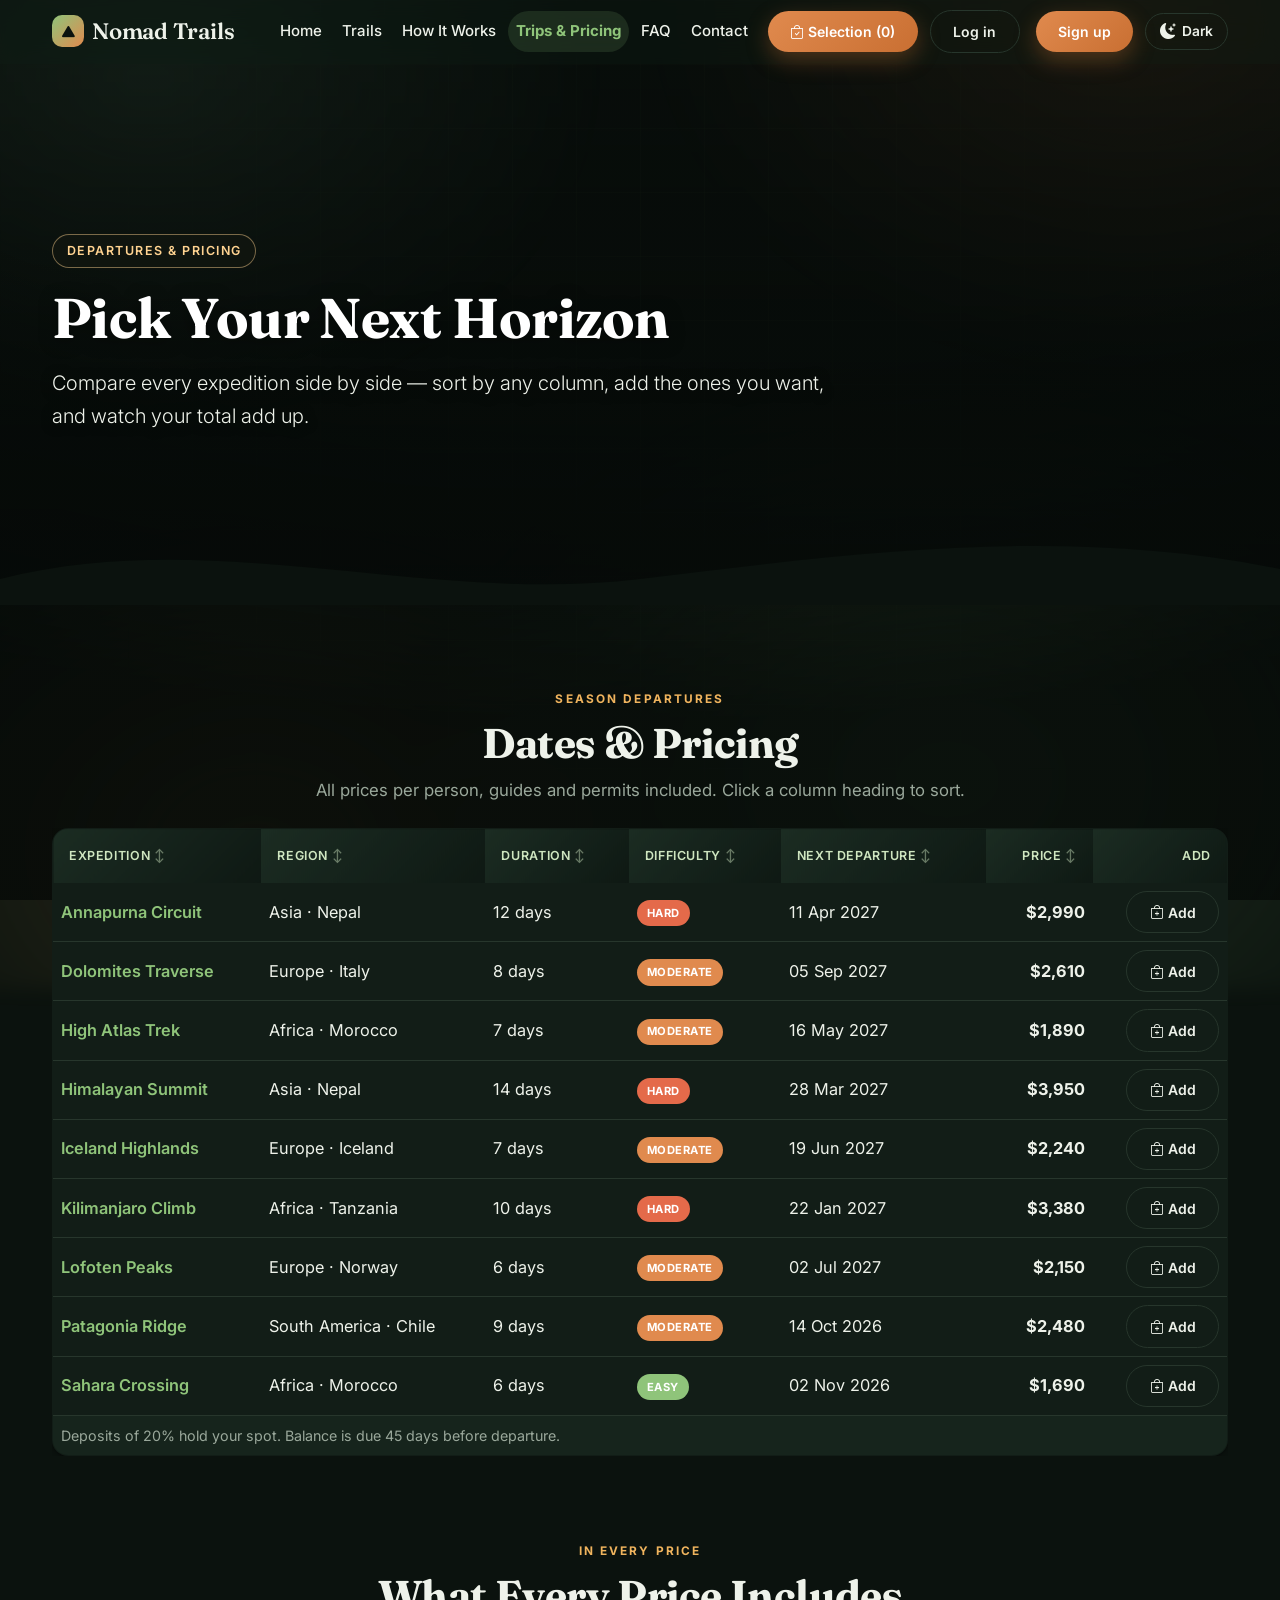
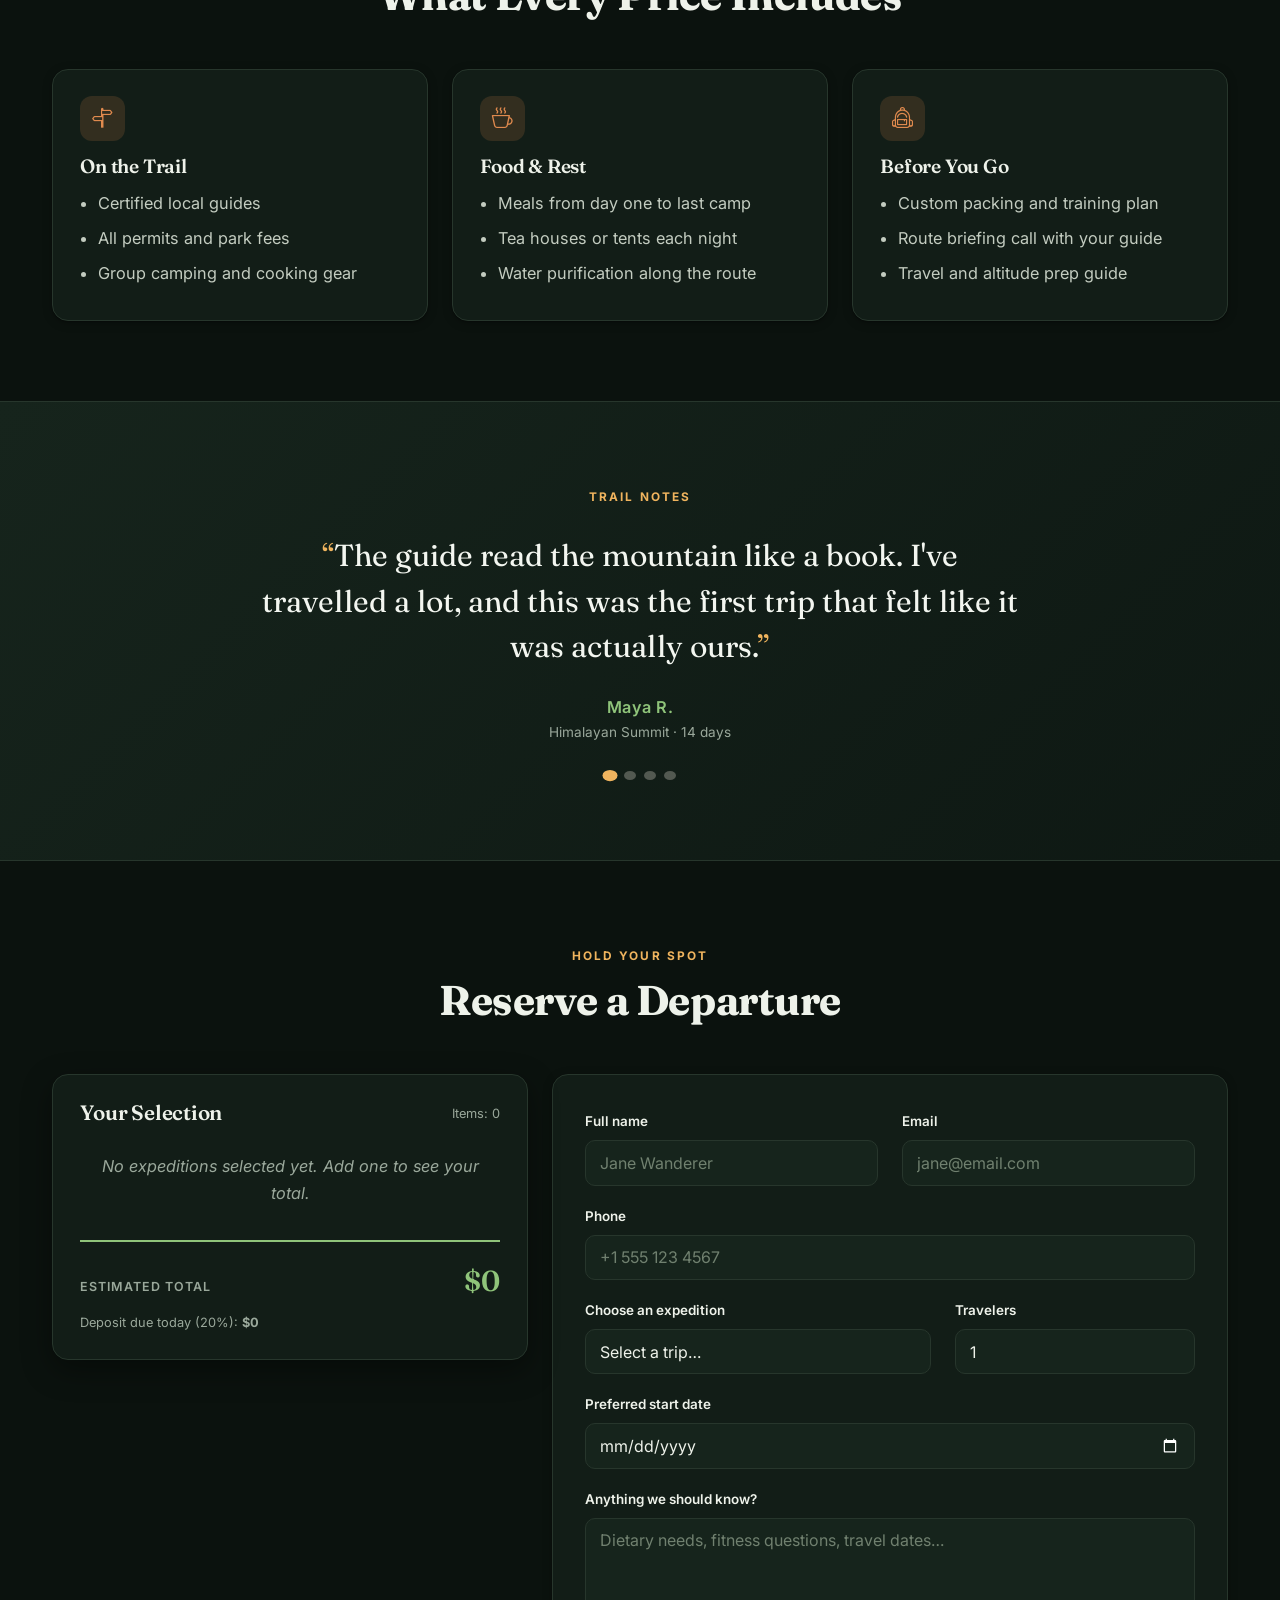
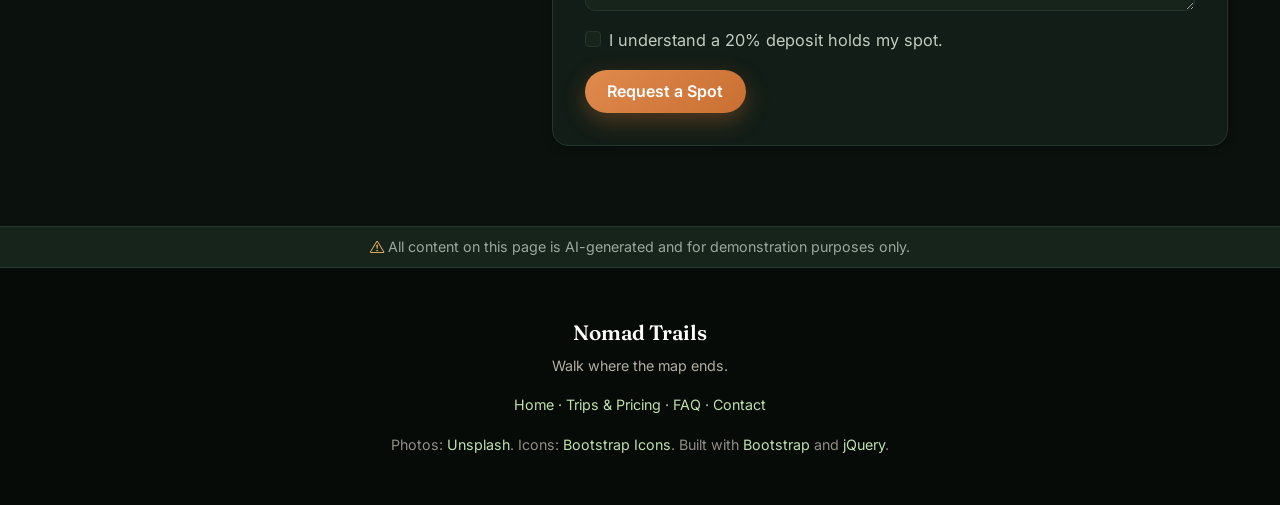
<file: trips.html>
<!DOCTYPE html>
<html lang="en">
<head>
  <meta charset="UTF-8">
  <meta name="viewport" content="width=device-width, initial-scale=1.0">
  <meta name="description" content="Compare every Nomad Trails expedition side by side — dates, difficulty, duration and price — then reserve your departure.">
  <title>Trips &amp; Pricing — Nomad Trails</title>
  <link rel="preconnect" href="https://fonts.googleapis.com">
  <link rel="preconnect" href="https://fonts.gstatic.com" crossorigin>
  <link href="https://fonts.googleapis.com/css2?family=Fraunces:opsz,wght@9..144,500;9..144,600&family=Inter:wght@400;500;600;700&display=swap" rel="stylesheet">
  <link href="https://cdn.jsdelivr.net/npm/bootstrap@5.3.3/dist/css/bootstrap.min.css" rel="stylesheet">
  <link href="https://cdn.jsdelivr.net/npm/bootstrap-icons@1.11.3/font/bootstrap-icons.min.css" rel="stylesheet">
  <link rel="stylesheet" href="css/style.css">
  <script>
    (function () {
      try {
        var t = localStorage.getItem("nomadTheme") || "dark";
        document.documentElement.setAttribute("data-theme", t);
      } catch (e) {
        document.documentElement.setAttribute("data-theme", "dark");
      }
    })();
  </script>
</head>
<body>

  <div class="bg-aurora" aria-hidden="true"></div>
  <div class="bg-grid" aria-hidden="true"></div>
  <div class="bg-stars" id="bgStars" aria-hidden="true"></div>

  <a class="skip-link" href="#main">Skip to content</a>

  <nav class="navbar navbar-expand-lg site-nav sticky-top" aria-label="Main navigation">
    <div class="container">
      <a class="navbar-brand brand-heading" href="index.html">
        <span class="brand-mark" aria-hidden="true"><i class="bi bi-triangle-fill"></i></span> Nomad Trails
      </a>
      <button class="navbar-toggler" type="button" data-bs-toggle="collapse" data-bs-target="#mainNav"
              aria-controls="mainNav" aria-expanded="false" aria-label="Toggle navigation">
        <span class="navbar-toggler-icon"></span>
      </button>
      <div class="collapse navbar-collapse" id="mainNav">
        <ul class="navbar-nav ms-auto align-items-lg-center gap-lg-1">
          <li class="nav-item"><a class="nav-link" href="index.html">Home</a></li>
          <li class="nav-item"><a class="nav-link" href="index.html#trails">Trails</a></li>
          <li class="nav-item"><a class="nav-link" href="index.html#steps">How It Works</a></li>
          <li class="nav-item"><a class="nav-link active" aria-current="page" href="trips.html">Trips &amp; Pricing</a></li>
          <li class="nav-item"><a class="nav-link" href="index.html#faq">FAQ</a></li>
          <li class="nav-item"><a class="nav-link" href="index.html#contact">Contact</a></li>
          <li class="nav-item ms-lg-2">
            <a class="btn btn-clay btn-sm" href="#reserve" aria-label="View your selection">
              <i class="bi bi-bag-check" aria-hidden="true"></i> Selection (<span data-cart-count>0</span>)
            </a>
          </li>
          <li class="nav-item ms-lg-2 d-flex align-items-center gap-2" data-auth-slot></li>
          <li class="nav-item ms-lg-2">
            <button type="button" class="theme-toggle" aria-pressed="false">
              <i class="ti bi bi-moon-stars-fill" aria-hidden="true"></i><span class="tl">Dark</span>
            </button>
          </li>
        </ul>
      </div>
    </div>
  </nav>

  <header class="trips-hero d-flex align-items-center">
    <div class="container">
      <div class="row">
        <div class="col-lg-8">
          <span class="eyebrow hero-anim">Departures &amp; pricing</span>
          <h1 class="display-4 fw-bold mb-3 hero-anim">Pick Your Next Horizon</h1>
          <p class="lead mb-0 hero-anim">Compare every expedition side by side — sort by any column, add the ones you want, and watch your total add up.</p>
        </div>
      </div>
    </div>
  </header>

  <main id="main">

  <section class="section">
    <div class="container">
      <div class="text-center mb-4">
        <span class="section-label">Season departures</span>
        <h2 class="trails-heading fw-bold mt-2">Dates &amp; Pricing</h2>
        <p class="lead-muted">All prices per person, guides and permits included. Click a column heading to sort.</p>
      </div>

      <div class="table-responsive">
        <table class="table trips-table align-middle mb-0">
          <caption class="visually-hidden">Expeditions with region, duration, difficulty, next departure and price. Column headings are sortable.</caption>
          <thead>
            <tr>
              <th scope="col" class="sortable" data-key="name">Expedition</th>
              <th scope="col" class="sortable" data-key="region">Region</th>
              <th scope="col" class="sortable" data-key="days">Duration</th>
              <th scope="col" class="sortable" data-key="difficulty">Difficulty</th>
              <th scope="col" class="sortable" data-key="depart">Next Departure</th>
              <th scope="col" class="sortable text-end" data-key="price">Price</th>
              <th scope="col" class="text-end">Add</th>
            </tr>
          </thead>
          <tbody id="tripsBody"></tbody>
          <tfoot>
            <tr>
              <td colspan="7" class="small">
                Deposits of 20% hold your spot. Balance is due 45 days before departure.
              </td>
            </tr>
          </tfoot>
        </table>
      </div>
    </div>
  </section>

  <section class="section pt-0">
    <div class="container">
      <div class="text-center mb-5">
        <span class="section-label">In every price</span>
        <h2 class="trails-heading fw-bold mt-2">What Every Price Includes</h2>
      </div>
      <div class="row g-4">
        <div class="col-md-4">
          <div class="include-card reveal">
            <span class="inc-icon" aria-hidden="true"><i class="bi bi-signpost-split"></i></span>
            <h3>On the Trail</h3>
            <ul>
              <li>Certified local guides</li>
              <li>All permits and park fees</li>
              <li>Group camping and cooking gear</li>
            </ul>
          </div>
        </div>
        <div class="col-md-4">
          <div class="include-card reveal">
            <span class="inc-icon" aria-hidden="true"><i class="bi bi-cup-hot"></i></span>
            <h3>Food &amp; Rest</h3>
            <ul>
              <li>Meals from day one to last camp</li>
              <li>Tea houses or tents each night</li>
              <li>Water purification along the route</li>
            </ul>
          </div>
        </div>
        <div class="col-md-4">
          <div class="include-card reveal">
            <span class="inc-icon" aria-hidden="true"><i class="bi bi-backpack2"></i></span>
            <h3>Before You Go</h3>
            <ul>
              <li>Custom packing and training plan</li>
              <li>Route briefing call with your guide</li>
              <li>Travel and altitude prep guide</li>
            </ul>
          </div>
        </div>
      </div>
    </div>
  </section>

  <section class="testimonial-section section">
    <div class="container">
      <div class="text-center mb-4">
        <span class="section-label" style="color:var(--amber);">Trail notes</span>
      </div>
      <div class="testimonial" id="testimonial">
        <p class="t-quote" id="tQuote">Booking was the easy part. By the time we reached the trailhead everything just worked, and we could focus on the walking.</p>
        <p class="t-who mb-0" id="tWho">Daniel K.</p>
        <p class="t-trip" id="tTrip">Dolomites Traverse · 8 days</p>
        <div class="t-dots" id="tDots" role="tablist" aria-label="Testimonials"></div>
      </div>
    </div>
  </section>

  <section id="reserve" class="section">
    <div class="container">
      <div class="text-center mb-5">
        <span class="section-label">Hold your spot</span>
        <h2 class="trails-heading fw-bold mt-2">Reserve a Departure</h2>
      </div>
      <div class="row g-4 align-items-start justify-content-center">

        <div class="col-lg-5">
          <div class="booking-panel reveal">
            <div class="d-flex justify-content-between align-items-center mb-2">
              <h3 class="mb-0">Your Selection</h3>
              <span class="cart-note">Items: <span data-cart-count>0</span></span>
            </div>
            <ul class="cart-list" id="cartList" aria-live="polite"></ul>
            <div class="cart-total">
              <span class="ct-label">Estimated total</span>
              <span class="ct-value" id="cartTotal">$0</span>
            </div>
            <p class="cart-note mt-2 mb-0">Deposit due today (20%): <strong id="depositAmount">$0</strong></p>
          </div>
        </div>

        <div class="col-lg-7">
          <div class="card-surface">
            <form id="reserveForm" data-validate novalidate
                  data-success="Request received — we'll confirm availability and email your deposit link.">
              <div class="form-success mb-3" id="reserveSuccess" role="status" aria-live="polite"></div>

              <div class="row">
                <div class="col-md-6 mb-3">
                  <label for="fullName" class="form-label">Full name</label>
                  <input type="text" class="form-control" id="fullName"
                         data-rule="name" data-required data-label="Full name" placeholder="Jane Wanderer">
                </div>
                <div class="col-md-6 mb-3">
                  <label for="email" class="form-label">Email</label>
                  <input type="email" class="form-control" id="email"
                         data-rule="email" data-required data-label="Email" placeholder="jane@email.com">
                </div>
              </div>

              <div class="mb-3">
                <label for="phone" class="form-label">Phone</label>
                <input type="tel" class="form-control" id="phone"
                       data-rule="phone" data-required data-label="Phone" placeholder="+1 555 123 4567">
              </div>

              <div class="row">
                <div class="col-sm-7 mb-3">
                  <label for="resTrip" class="form-label">Choose an expedition</label>
                  <select class="form-select" id="resTrip" data-required data-label="Expedition">
                    <option value="">Select a trip…</option>
                  </select>
                </div>
                <div class="col-sm-5 mb-3">
                  <label for="travelers" class="form-label">Travelers</label>
                  <input type="number" class="form-control" id="travelers" min="1" max="12" value="1"
                         data-rule="number" data-required data-label="Travelers">
                </div>
              </div>

              <div class="mb-3">
                <label for="departDate" class="form-label">Preferred start date</label>
                <input type="date" class="form-control" id="departDate"
                       data-rule="date" data-required data-label="Start date">
              </div>

              <div class="mb-3">
                <label for="notes" class="form-label">Anything we should know?</label>
                <textarea class="form-control" id="notes" rows="3"
                          placeholder="Dietary needs, fitness questions, travel dates…"></textarea>
              </div>

              <div class="mb-3 form-check">
                <input type="checkbox" class="form-check-input" id="agree" data-required data-label="Agreement">
                <label class="form-check-label" for="agree">I understand a 20% deposit holds my spot.</label>
              </div>

              <button type="submit" class="btn btn-clay">Request a Spot</button>
            </form>
          </div>
        </div>
      </div>
    </div>
  </section>

  </main>

  <div class="disclaimer-bar text-center py-2 small">
    <i class="bi bi-exclamation-triangle" aria-hidden="true"></i> All content on this page is AI-generated and for demonstration purposes only.
  </div>

  <footer class="site-footer text-center py-5">
    <div class="container">
      <p class="mb-1 brand-heading" style="color:#fff;font-size:1.3rem;">Nomad Trails</p>
      <p class="mb-3 small" style="color:rgba(236,229,214,0.75);">Walk where the map ends.</p>
      <p class="mb-3 small">
        <a href="index.html">Home</a> ·
        <a href="trips.html">Trips &amp; Pricing</a> ·
        <a href="index.html#faq">FAQ</a> ·
        <a href="index.html#contact">Contact</a>
      </p>
      <p class="mb-0 small" style="color:rgba(236,229,214,0.6);">Photos: <a href="https://unsplash.com">Unsplash</a>. Icons: <a href="https://icons.getbootstrap.com">Bootstrap Icons</a>. Built with <a href="https://getbootstrap.com">Bootstrap</a> and <a href="https://jquery.com">jQuery</a>.</p>
    </div>
  </footer>

  <script src="https://cdn.jsdelivr.net/npm/bootstrap@5.3.3/dist/js/bootstrap.bundle.min.js"></script>
  <script src="https://code.jquery.com/jquery-3.7.1.min.js"></script>
  <script src="js/app.js"></script>
  <script src="js/forms.js"></script>
  <script src="js/effects.js"></script>
  <script src="js/theme.js"></script>
  <script src="js/auth.js"></script>
  <script>
    document.addEventListener("DOMContentLoaded", function () {
      var dep = document.getElementById("depositAmount");
      function update(total) {
        if (dep) dep.textContent = "$" + Math.round(total * 0.2).toLocaleString("en-US");
      }
      document.addEventListener("cart:change", function (e) { update(e.detail.total); });
      if (window.NomadTrails) update(window.NomadTrails.cartTotal());
    });
  </script>
</body>
</html>
</file>
<file: css/style.css>
:root {
  --radius: 16px;
  --radius-sm: 10px;
  --radius-pill: 999px;
  --ease: cubic-bezier(0.22, 0.61, 0.36, 1);
  --sans: "Inter", system-ui, -apple-system, "Segoe UI", Arial, sans-serif;
  --display: "Fraunces", Georgia, "Times New Roman", serif;
}

:root,
[data-theme="dark"] {
  color-scheme: dark;
  --forest: #7fb98f;
  --forest-dark: #0e1813;
  --moss: #8fc47a;
  --moss-soft: #bfe0ad;
  --sand: #ece5d6;
  --sand-soft: #1a2620;
  --paper: #0b120e;
  --clay: #e08a4e;
  --clay-dark: #c96f32;
  --amber: #f0b45e;
  --ink: #eef2ea;
  --text-soft: #c3ccc0;
  --muted: #9aa89b;
  --line: #27362c;
  --surface: #121d17;
  --surface-2: #16241c;
  --surface-3: #1b2c22;
  --danger: #ef6a5c;
  --success: #6fcf8a;
  --on-accent: #0b120e;
  --vignette: rgba(5, 9, 7, 0.75);
  --hero-overlay-a: rgba(6, 10, 8, 0.6);
  --hero-overlay-b: rgba(6, 10, 8, 0.9);
  --hero-wave: %230b120e;
  --nav-bg: rgba(11, 18, 14, 0.72);
  --nav-bg-scroll: rgba(11, 18, 14, 0.92);
  --tag-bg: rgba(11, 18, 14, 0.82);
  --card-overlay: rgba(6, 10, 8, 0.7);
  --footer-bg: #070b08;
  --placeholder: #70806f;
  --dot-idle: rgba(236, 229, 214, 0.25);
  --quote-ink: #f3f6f0;
  --outline-btn-border: rgba(236, 229, 214, 0.5);
  --outline-btn-hover: rgba(236, 229, 214, 0.12);
  --shadow-sm: 0 1px 2px rgba(0, 0, 0, 0.3), 0 2px 10px rgba(0, 0, 0, 0.25);
  --shadow-md: 0 10px 30px rgba(0, 0, 0, 0.4);
  --shadow-lg: 0 26px 70px rgba(0, 0, 0, 0.55);
  --aurora-1: rgba(123, 185, 143, 0.22);
  --aurora-2: rgba(224, 138, 78, 0.18);
  --aurora-3: rgba(143, 196, 122, 0.16);
  --aurora-4: rgba(240, 180, 94, 0.12);
}

[data-theme="light"] {
  color-scheme: light;
  --forest: #2b4536;
  --forest-dark: #1d3026;
  --moss: #5a8a49;
  --moss-soft: #4e7d3f;
  --sand: #2b4536;
  --sand-soft: #eef3e8;
  --paper: #f7f5ee;
  --clay: #c96f32;
  --clay-dark: #a9541f;
  --amber: #b47512;
  --ink: #1f2a22;
  --text-soft: #41463b;
  --muted: #6f6a5c;
  --line: #e0dac9;
  --surface: #ffffff;
  --surface-2: #f4f1e8;
  --surface-3: #ece7d9;
  --danger: #b23b2e;
  --success: #3b7a4b;
  --on-accent: #ffffff;
  --vignette: rgba(120, 110, 80, 0.12);
  --hero-overlay-a: rgba(16, 24, 19, 0.6);
  --hero-overlay-b: rgba(16, 24, 19, 0.86);
  --hero-wave: %23f7f5ee;
  --nav-bg: rgba(247, 245, 238, 0.8);
  --nav-bg-scroll: rgba(247, 245, 238, 0.96);
  --tag-bg: rgba(247, 245, 238, 0.92);
  --card-overlay: rgba(20, 30, 24, 0.4);
  --footer-bg: #1d3026;
  --placeholder: #9a9487;
  --dot-idle: rgba(255, 255, 255, 0.4);
  --quote-ink: #ffffff;
  --outline-btn-border: rgba(255, 255, 255, 0.7);
  --outline-btn-hover: rgba(255, 255, 255, 0.18);
  --shadow-sm: 0 1px 2px rgba(31, 42, 34, 0.06), 0 2px 10px rgba(31, 42, 34, 0.08);
  --shadow-md: 0 10px 30px rgba(31, 42, 34, 0.12);
  --shadow-lg: 0 24px 60px rgba(31, 42, 34, 0.2);
  --aurora-1: rgba(90, 138, 73, 0.14);
  --aurora-2: rgba(201, 111, 50, 0.12);
  --aurora-3: rgba(123, 160, 106, 0.12);
  --aurora-4: rgba(180, 117, 18, 0.08);
}

body { transition: background-color 0.3s var(--ease), color 0.3s var(--ease); }

* { box-sizing: border-box; }

html { scroll-behavior: smooth; }

body {
  font-family: var(--sans);
  color: var(--ink);
  font-size: 1.02rem;
  line-height: 1.65;
  background-color: var(--paper);
  position: relative;
  overflow-x: hidden;
}

.bg-aurora {
  position: fixed;
  inset: -20% -10% -10% -10%;
  z-index: -3;
  background:
    radial-gradient(42% 42% at 18% 22%, var(--aurora-1), transparent 70%),
    radial-gradient(45% 45% at 82% 16%, var(--aurora-2), transparent 70%),
    radial-gradient(50% 50% at 70% 82%, var(--aurora-3), transparent 70%),
    radial-gradient(40% 40% at 25% 88%, var(--aurora-4), transparent 70%);
  filter: blur(10px);
  animation: auroraDrift 26s ease-in-out infinite alternate;
}

.bg-grid {
  position: fixed;
  inset: 0;
  z-index: -3;
  background-image:
    linear-gradient(rgba(143, 196, 122, 0.05) 1px, transparent 1px),
    linear-gradient(90deg, rgba(143, 196, 122, 0.05) 1px, transparent 1px);
  background-size: 64px 64px;
  mask-image: radial-gradient(circle at 50% 30%, #000 0%, transparent 75%);
  -webkit-mask-image: radial-gradient(circle at 50% 30%, #000 0%, transparent 75%);
}

.bg-stars {
  position: fixed;
  inset: 0;
  z-index: -2;
  overflow: hidden;
  pointer-events: none;
}
.bg-stars span {
  position: absolute;
  bottom: -12px;
  width: 6px; height: 6px;
  border-radius: 50%;
  background: radial-gradient(circle, var(--moss-soft), rgba(143, 196, 122, 0));
  opacity: 0;
  animation: floatUp linear infinite;
}

body::after {
  content: "";
  position: fixed;
  inset: 0;
  z-index: -1;
  background: radial-gradient(130% 90% at 50% -10%, transparent 55%, var(--vignette) 100%);
  pointer-events: none;
}

h1, h2, h3, .brand-heading, .display-3, .display-4 {
  font-family: var(--display);
  font-weight: 600;
  letter-spacing: -0.01em;
  color: var(--ink);
}

p { color: var(--text-soft); }

:focus-visible {
  outline: 3px solid var(--amber);
  outline-offset: 3px;
  border-radius: 6px;
}

.skip-link {
  position: absolute;
  left: -999px;
  top: 0;
  z-index: 2000;
  background: var(--clay);
  color: #10140f;
  padding: 0.6rem 1rem;
  border-radius: 0 0 var(--radius-sm) 0;
  font-family: var(--sans);
  font-weight: 600;
}
.skip-link:focus { left: 0; }

.visually-hidden {
  position: absolute !important;
  width: 1px; height: 1px;
  padding: 0; margin: -1px;
  overflow: hidden;
  clip: rect(0 0 0 0);
  white-space: nowrap; border: 0;
}

@media (prefers-reduced-motion: reduce) {
  *, *::before, *::after {
    animation-duration: 0.001ms !important;
    animation-iteration-count: 1 !important;
    transition-duration: 0.001ms !important;
    scroll-behavior: auto !important;
  }
  .bg-aurora { animation: none; }
  .bg-stars { display: none; }
}

.brand-heading { color: var(--ink); }

.section-label {
  display: inline-block;
  font-family: var(--sans);
  text-transform: uppercase;
  letter-spacing: 0.18em;
  font-size: 0.74rem;
  color: var(--amber);
  font-weight: 700;
}

.eyebrow {
  display: inline-flex;
  align-items: center;
  gap: 0.5rem;
  font-family: var(--sans);
  font-size: 0.78rem;
  font-weight: 600;
  letter-spacing: 0.12em;
  text-transform: uppercase;
  color: var(--amber);
  background: rgba(240, 180, 94, 0.14);
  border: 1px solid rgba(240, 180, 94, 0.25);
  padding: 0.35rem 0.85rem;
  border-radius: var(--radius-pill);
  margin-bottom: 1rem;
}

.trails-heading { font-size: clamp(1.8rem, 4vw, 2.6rem); color: var(--ink); }

.lead-muted { color: var(--muted); font-size: 1.05rem; }

.site-nav {
  background: var(--nav-bg);
  backdrop-filter: saturate(140%) blur(14px);
  border-bottom: 1px solid transparent;
  transition: box-shadow 0.3s var(--ease), background 0.3s var(--ease), border-color 0.3s var(--ease);
}
.site-nav.nav-scrolled {
  box-shadow: var(--shadow-sm);
  background: var(--nav-bg-scroll);
  border-bottom-color: var(--line);
}
.navbar-brand.brand-heading {
  font-size: 1.4rem;
  font-weight: 600;
  display: inline-flex;
  align-items: center;
  gap: 0.5rem;
  color: var(--ink);
}
.navbar-brand .brand-mark {
  display: inline-grid;
  place-items: center;
  width: 2rem; height: 2rem;
  border-radius: 10px;
  background: linear-gradient(135deg, var(--moss), var(--clay));
  color: #0b120e;
  font-size: 1rem;
}
.theme-toggle {
  display: inline-flex;
  align-items: center;
  gap: 0.4rem;
  background: transparent;
  border: 1.5px solid var(--line);
  color: var(--ink);
  border-radius: var(--radius-pill);
  padding: 0.4rem 0.85rem;
  font-family: var(--sans);
  font-size: 0.86rem;
  font-weight: 600;
  cursor: pointer;
  transition: background 0.2s var(--ease), border-color 0.2s var(--ease), color 0.2s var(--ease);
}
.theme-toggle:hover { background: var(--surface-2); border-color: var(--moss); }
.theme-toggle .ti { font-size: 1rem; line-height: 1; }

.site-nav .nav-link {
  position: relative;
  color: var(--ink);
  font-family: var(--sans);
  font-size: 0.94rem;
  font-weight: 500;
  padding: 0.5rem 0.85rem;
  border-radius: var(--radius-pill);
  transition: color 0.2s var(--ease), background 0.2s var(--ease);
}
.site-nav .nav-link:hover,
.site-nav .nav-link:focus { color: var(--amber); background: rgba(240, 180, 94, 0.12); }
.site-nav .nav-link.active { color: var(--moss); font-weight: 700; background: rgba(143, 196, 122, 0.14); }

.btn {
  font-family: var(--sans);
  font-weight: 600;
  border-radius: var(--radius-pill);
  padding: 0.6rem 1.4rem;
}
.btn-lg { padding: 0.8rem 1.8rem; }

.btn-clay {
  position: relative;
  overflow: hidden;
  background: linear-gradient(135deg, var(--clay), var(--clay-dark));
  color: #fff;
  border: none;
  box-shadow: 0 8px 22px rgba(201, 111, 50, 0.35);
  transition: transform 0.18s var(--ease), box-shadow 0.2s var(--ease), filter 0.2s var(--ease);
}
.btn-clay::before {
  content: "";
  position: absolute;
  top: 0; left: -120%;
  width: 60%; height: 100%;
  background: linear-gradient(120deg, transparent, rgba(255, 255, 255, 0.45), transparent);
  transform: skewX(-20deg);
  transition: left 0.55s var(--ease);
}
.btn-clay:hover, .btn-clay:focus {
  color: #fff;
  filter: brightness(1.06);
  transform: translateY(-2px);
  box-shadow: 0 14px 30px rgba(201, 111, 50, 0.45);
}
.btn-clay:hover::before { left: 140%; }
.btn-clay:active { transform: translateY(0); }

.btn-forest {
  background: var(--moss);
  color: var(--on-accent);
  border: none;
  transition: transform 0.18s var(--ease), filter 0.2s var(--ease);
}
.btn-forest:hover, .btn-forest:focus { filter: brightness(1.08); color: var(--on-accent); transform: translateY(-2px); }

.btn-outline-light {
  border-radius: var(--radius-pill);
  border-width: 1.5px;
  color: #fff;
  border-color: var(--outline-btn-border);
  transition: transform 0.18s var(--ease), background 0.2s var(--ease);
}
.btn-outline-light:hover { transform: translateY(-2px); background: var(--outline-btn-hover); color: #fff; }

.btn-ghost {
  position: relative;
  overflow: hidden;
  background: transparent;
  border: 1.5px solid var(--line);
  color: var(--ink);
  font-family: var(--sans);
  font-weight: 600;
  transition: background 0.2s var(--ease), color 0.2s var(--ease), border-color 0.2s var(--ease), transform 0.18s var(--ease);
}
.btn-ghost:hover,
.btn-ghost.is-active {
  background: var(--moss);
  border-color: var(--moss);
  color: var(--on-accent);
  transform: translateY(-1px);
}

.ripple {
  position: absolute;
  border-radius: 50%;
  background: rgba(255, 255, 255, 0.4);
  transform: scale(0);
  animation: ripple 0.6s var(--ease);
  pointer-events: none;
}
.btn-ghost .ripple { background: rgba(143, 196, 122, 0.3); }

.expedition-hero {
  background: linear-gradient(var(--hero-overlay-a), var(--hero-overlay-b)),
              url("https://images.unsplash.com/photo-1454496522488-7a8e488e8606?w=1600&h=900&fit=crop") center/cover no-repeat;
  min-height: 92vh;
  color: #ece5d6;
  padding: 6rem 0;
  position: relative;
}
.trips-hero {
  background: linear-gradient(var(--hero-overlay-a), var(--hero-overlay-b)),
              url("https://images.unsplash.com/photo-1476514525535-07fb3b4ae5f1?w=1600&h=900&fit=crop") center/cover no-repeat;
  min-height: 62vh;
  color: #ece5d6;
  padding: 5rem 0;
  position: relative;
}
.expedition-hero h1, .trips-hero h1 { color: #fff; text-shadow: 0 2px 18px rgba(0, 0, 0, 0.45); }
.expedition-hero p, .trips-hero p { color: #eef2ea; text-shadow: 0 1px 12px rgba(0, 0, 0, 0.5); }
.expedition-hero .eyebrow, .trips-hero .eyebrow {
  color: #ffd391;
  background: rgba(20, 24, 18, 0.55);
  border: 1px solid rgba(255, 211, 145, 0.45);
  text-shadow: none;
}
.expedition-hero::after,
.trips-hero::after {
  content: "";
  position: absolute;
  left: 0; right: 0; bottom: -1px;
  height: 90px;
  background: url("data:image/svg+xml,%3Csvg xmlns='http://www.w3.org/2000/svg' viewBox='0 0 1440 90' preserveAspectRatio='none'%3E%3Cpath fill='%230b120e' d='M0,64 C240,10 480,90 720,64 C960,38 1200,10 1440,54 L1440,90 L0,90 Z'/%3E%3C/svg%3E") center/cover no-repeat;
}
[data-theme="light"] .expedition-hero::after,
[data-theme="light"] .trips-hero::after {
  background: url("data:image/svg+xml,%3Csvg xmlns='http://www.w3.org/2000/svg' viewBox='0 0 1440 90' preserveAspectRatio='none'%3E%3Cpath fill='%23f7f5ee' d='M0,64 C240,10 480,90 720,64 C960,38 1200,10 1440,54 L1440,90 L0,90 Z'/%3E%3C/svg%3E") center/cover no-repeat;
}
.hero-badges {
  display: flex;
  flex-wrap: wrap;
  gap: 0.5rem 1.4rem;
  margin-top: 1.75rem;
  font-family: var(--sans);
  font-size: 0.9rem;
  color: #d9efc9;
  text-shadow: 0 1px 10px rgba(0, 0, 0, 0.55);
}
.hero-badges span { display: inline-flex; align-items: center; gap: 0.45rem; }
.hero-badges i { color: #9fd486; }
.hero-anim { opacity: 0; transform: translateY(24px); }

.section { padding: 5rem 0; position: relative; }

.stat-strip {
  background: linear-gradient(135deg, var(--surface-2), var(--forest-dark));
  color: var(--sand);
  border-top: 1px solid var(--line);
  border-bottom: 1px solid var(--line);
}
.stat-strip .stat-num {
  font-family: var(--display);
  font-size: 2.6rem;
  font-weight: 600;
  color: var(--moss);
  line-height: 1;
}
.stat-strip .stat-label {
  font-family: var(--sans);
  font-size: 0.8rem;
  letter-spacing: 0.1em;
  text-transform: uppercase;
  color: var(--muted);
}

.feature-chip {
  display: flex;
  gap: 0.9rem;
  align-items: flex-start;
  background: var(--surface);
  border: 1px solid var(--line);
  border-radius: var(--radius);
  padding: 1.3rem 1.4rem;
  height: 100%;
  box-shadow: var(--shadow-sm);
  transition: transform 0.25s var(--ease), box-shadow 0.25s var(--ease), border-color 0.25s var(--ease);
}
.feature-chip:hover { transform: translateY(-4px); box-shadow: var(--shadow-md); border-color: var(--moss); }
.feature-chip .fc-icon {
  flex: 0 0 auto;
  width: 2.8rem; height: 2.8rem;
  display: grid;
  place-items: center;
  border-radius: 12px;
  font-size: 1.3rem;
  background: rgba(143, 196, 122, 0.14);
}
.feature-chip h3 { font-size: 1.1rem; margin-bottom: 0.25rem; color: var(--ink); }
.feature-chip p { font-size: 0.92rem; color: var(--muted); margin: 0; }

.controls-bar {
  background: var(--surface);
  border: 1px solid var(--line);
  border-radius: var(--radius);
  padding: 1.25rem 1.3rem;
  box-shadow: var(--shadow-sm);
}
.controls-bar label {
  font-family: var(--sans);
  font-size: 0.74rem;
  text-transform: uppercase;
  letter-spacing: 0.08em;
  color: var(--muted);
  margin-bottom: 0.3rem;
  font-weight: 600;
}
.controls-bar .form-control,
.controls-bar .form-select { border-radius: var(--radius-pill); padding-left: 1rem; }
.filter-group { display: flex; flex-wrap: wrap; gap: 0.45rem; }
.filter-group .btn { padding: 0.4rem 1rem; font-size: 0.86rem; }

.result-count {
  font-family: var(--sans);
  font-size: 0.85rem;
  color: var(--muted);
  font-weight: 600;
}

.trails-grid {
  display: grid;
  grid-template-columns: 1fr;
  gap: 1.5rem;
  perspective: 1200px;
}

.trail-card {
  background: var(--surface);
  border: 1px solid var(--line);
  border-radius: var(--radius);
  overflow: hidden;
  box-shadow: var(--shadow-sm);
  display: flex;
  flex-direction: column;
  transform-style: preserve-3d;
  transition: transform 0.2s var(--ease), box-shadow 0.25s var(--ease), border-color 0.25s var(--ease);
}
.trail-card:hover,
.trail-card:focus-within {
  box-shadow: var(--shadow-lg);
  border-color: var(--moss);
}
.trail-card .img-wrap { position: relative; overflow: hidden; }
.trail-card img {
  width: 100%;
  height: 210px;
  object-fit: cover;
  display: block;
  transition: transform 0.55s var(--ease);
}
.trail-card:hover img { transform: scale(1.08); }
.trail-card .img-wrap::after {
  content: "";
  position: absolute;
  inset: 0;
  background: linear-gradient(180deg, transparent 40%, var(--card-overlay));
}
.trail-card .region-tag {
  position: absolute;
  top: 0.75rem; left: 0.75rem;
  z-index: 1;
  background: var(--tag-bg);
  color: var(--moss);
  border: 1px solid var(--line);
  font-family: var(--sans);
  font-size: 0.72rem;
  font-weight: 600;
  letter-spacing: 0.04em;
  padding: 0.25rem 0.7rem;
  border-radius: var(--radius-pill);
}
.trail-card .trail-body {
  padding: 1.3rem 1.4rem;
  display: flex;
  flex-direction: column;
  flex: 1 1 auto;
}
.trail-card h3 { font-size: 1.25rem; color: var(--ink); margin-bottom: 0.45rem; }
.trail-card p { color: var(--muted); margin-bottom: 1rem; font-size: 0.95rem; }
.trail-card .trail-meta {
  display: flex;
  justify-content: space-between;
  align-items: center;
  margin-bottom: 1rem;
  gap: 0.5rem;
  flex-wrap: wrap;
}
.trail-card .price-tag {
  font-family: var(--display);
  font-weight: 600;
  color: var(--moss);
  font-size: 1.3rem;
}
.trail-card .price-tag small { font-family: var(--sans); font-weight: 500; color: var(--muted); font-size: 0.7rem; }
.duration {
  display: inline-block;
  background: var(--surface-3);
  color: var(--moss-soft);
  font-family: var(--sans);
  font-size: 0.72rem;
  font-weight: 600;
  letter-spacing: 0.03em;
  padding: 0.28rem 0.7rem;
  border-radius: var(--radius-pill);
}

.empty-state {
  text-align: center;
  padding: 3.5rem 1rem;
  color: var(--muted);
  border: 2px dashed var(--line);
  border-radius: var(--radius);
  background: var(--surface);
}
.empty-state .emoji { font-size: 2.6rem; display: block; margin-bottom: 0.5rem; }

.badge-diff {
  display: inline-block;
  font-family: var(--sans);
  font-size: 0.7rem;
  font-weight: 700;
  letter-spacing: 0.04em;
  text-transform: uppercase;
  padding: 0.24rem 0.65rem;
  border-radius: var(--radius-pill);
  color: #fff;
}
.diff-easy { background: var(--moss); }
.diff-mod  { background: var(--clay); }
.diff-hard { background: #e46a4a; }

.step-list { counter-reset: step; list-style: none; padding-left: 0; }
.step-list li {
  position: relative;
  padding-left: 3.4rem;
  margin-bottom: 1.4rem;
  color: var(--text-soft);
}
.step-list li::before {
  counter-increment: step;
  content: counter(step);
  position: absolute;
  left: 0; top: -0.15rem;
  width: 2.4rem; height: 2.4rem;
  background: linear-gradient(135deg, var(--clay), var(--clay-dark));
  color: #fff;
  font-family: var(--display);
  font-weight: 600;
  border-radius: 50%;
  display: grid;
  place-items: center;
  box-shadow: var(--shadow-sm);
}

.trips-table {
  background: var(--surface);
  border-radius: var(--radius);
  overflow: hidden;
  box-shadow: var(--shadow-sm);
  border: 1px solid var(--line);
  color: var(--ink);
}
.trips-table thead th {
  background: linear-gradient(135deg, #1b2c22, #0e1813);
  color: #cfe6c0;
  font-family: var(--sans);
  font-size: 0.78rem;
  font-weight: 600;
  letter-spacing: 0.05em;
  text-transform: uppercase;
  border: none;
  white-space: nowrap;
  cursor: pointer;
  user-select: none;
  padding: 1rem;
}
.trips-table thead th.sortable::after { content: " \2195"; opacity: 0.45; font-size: 0.8rem; }
.trips-table thead th.sort-asc::after { content: " \2191"; opacity: 1; }
.trips-table thead th.sort-desc::after { content: " \2193"; opacity: 1; }
.trips-table tbody td, .trips-table tbody th { background: var(--surface); color: var(--ink); border-color: var(--line); }
.trips-table th[scope="row"] { color: var(--moss); font-weight: 600; }
.trips-table tbody tr { transition: background 0.2s var(--ease); }
.trips-table tbody tr:hover td, .trips-table tbody tr:hover th { background: var(--surface-2); }
.trips-table tfoot td { background: var(--surface-2); color: var(--muted); border-color: var(--line); }

.booking-panel {
  background: var(--surface);
  border: 1px solid var(--line);
  border-radius: var(--radius);
  box-shadow: var(--shadow-md);
  padding: 1.6rem 1.7rem;
  position: sticky;
  top: 90px;
}
.booking-panel h3 { color: var(--ink); font-size: 1.3rem; }

.cart-list { list-style: none; padding: 0; margin: 0; }
.cart-item {
  display: flex;
  align-items: center;
  justify-content: space-between;
  gap: 0.75rem;
  padding: 0.8rem 0;
  border-bottom: 1px solid var(--line);
  animation: cartIn 0.3s var(--ease);
}
.cart-item .ci-name { font-weight: 600; color: var(--ink); }
.cart-item .ci-meta { font-family: var(--sans); font-size: 0.78rem; color: var(--muted); }
.cart-item .ci-controls { display: flex; align-items: center; gap: 0.4rem; }
.qty-btn {
  position: relative;
  overflow: hidden;
  width: 2rem; height: 2rem;
  border: 1px solid var(--line);
  background: var(--surface-2);
  color: var(--ink);
  border-radius: 8px;
  font-weight: 700;
  line-height: 1;
  cursor: pointer;
  transition: background 0.15s var(--ease), color 0.15s var(--ease);
}
.qty-btn:hover { background: var(--moss); color: var(--on-accent); border-color: var(--moss); }
.qty-val { min-width: 1.6rem; text-align: center; font-family: var(--sans); font-weight: 600; }
.ci-remove { background: none; border: none; color: var(--danger); font-size: 1.2rem; cursor: pointer; line-height: 1; padding: 0 0.3rem; }
.ci-remove:hover { color: #ff9185; }

.cart-empty { color: var(--muted); font-style: italic; padding: 1.2rem 0; text-align: center; }
.cart-total {
  display: flex;
  justify-content: space-between;
  align-items: baseline;
  margin-top: 0.9rem;
  padding-top: 0.9rem;
  border-top: 2px solid var(--moss);
}
.cart-total .ct-label { font-family: var(--sans); text-transform: uppercase; letter-spacing: 0.08em; font-size: 0.78rem; color: var(--muted); font-weight: 600; }
.cart-total .ct-value { font-family: var(--display); font-size: 1.8rem; font-weight: 600; color: var(--moss); display: inline-block; }
.cart-note { font-size: 0.8rem; color: var(--muted); font-family: var(--sans); }

.pulse { animation: pulse 0.42s var(--ease); }

.include-card {
  background: var(--surface);
  border: 1px solid var(--line);
  border-radius: var(--radius);
  padding: 1.6rem 1.7rem;
  box-shadow: var(--shadow-sm);
  height: 100%;
  transition: transform 0.25s var(--ease), box-shadow 0.25s var(--ease), border-color 0.25s var(--ease);
}
.include-card:hover { transform: translateY(-5px); box-shadow: var(--shadow-md); border-color: var(--moss); }
.include-card .inc-icon {
  display: inline-grid; place-items: center;
  width: 2.8rem; height: 2.8rem;
  border-radius: 12px;
  font-size: 1.3rem;
  background: rgba(224, 138, 78, 0.16);
  margin-bottom: 0.9rem;
}
.include-card h3 { font-size: 1.2rem; color: var(--ink); margin-bottom: 0.75rem; }
.include-card ul { padding-left: 1.1rem; color: var(--text-soft); margin-bottom: 0; }
.include-card li { margin-bottom: 0.5rem; }

.testimonial-section {
  background: linear-gradient(135deg, #16241c, #0e1813);
  color: #ece5d6;
  position: relative;
  border-top: 1px solid #27362c;
  border-bottom: 1px solid #27362c;
}
.testimonial-section h1,
.testimonial-section h2,
.testimonial-section h3,
.testimonial-section .trails-heading { color: #fff; }
.testimonial-section p,
.testimonial-section .lead-muted,
.testimonial-section .step-list li { color: #c9d4c6; }
.testimonial-section .section-label { color: var(--amber); }
.section-seam {
  border: none;
  height: 1px;
  opacity: 1;
  background: linear-gradient(90deg, transparent, rgba(143, 196, 122, 0.35), transparent);
}

.testimonial {
  text-align: center;
  max-width: 760px;
  margin: 0 auto;
}
.testimonial .t-quote {
  font-family: var(--display);
  font-size: clamp(1.25rem, 2.6vw, 1.9rem);
  line-height: 1.5;
  color: var(--quote-ink);
  margin-bottom: 1.5rem;
}
.testimonial .t-quote::before { content: "\201C"; color: var(--amber); }
.testimonial .t-quote::after { content: "\201D"; color: var(--amber); }
.testimonial .t-who { font-family: var(--sans); font-weight: 600; color: var(--moss); letter-spacing: 0.03em; }
.testimonial .t-trip { font-family: var(--sans); font-size: 0.85rem; color: var(--muted); }
.t-dots { display: flex; gap: 0.5rem; justify-content: center; margin-top: 1.75rem; }
.t-dot {
  width: 9px; height: 9px;
  border-radius: 50%;
  border: none;
  background: rgba(236, 229, 214, 0.3);
  cursor: pointer;
  transition: background 0.2s var(--ease), transform 0.2s var(--ease);
}
.t-dot.active { background: var(--amber); transform: scale(1.25); }

.guide-section { background: var(--surface-2); }
.guide-card {
  background: var(--surface);
  border: 1px solid var(--line);
  border-radius: var(--radius);
  overflow: hidden;
  box-shadow: var(--shadow-sm);
  height: 100%;
  transition: transform 0.25s var(--ease), box-shadow 0.25s var(--ease), border-color 0.25s var(--ease);
}
.guide-card:hover { transform: translateY(-5px); box-shadow: var(--shadow-md); border-color: var(--moss); }
.guide-card img { width: 100%; height: 240px; object-fit: cover; display: block; }
.guide-card .g-body { padding: 1.2rem 1.3rem; }
.guide-card h3 { font-size: 1.2rem; color: var(--ink); margin-bottom: 0.1rem; }
.guide-card .g-role { font-family: var(--sans); font-size: 0.82rem; font-weight: 600; color: var(--amber); letter-spacing: 0.04em; text-transform: uppercase; }
.guide-card p { font-size: 0.92rem; color: var(--muted); margin: 0.6rem 0 0; }

.newsletter {
  background: linear-gradient(135deg, var(--clay), var(--clay-dark));
  color: #160d06;
  border-radius: var(--radius);
  padding: 2.5rem;
  text-align: center;
  box-shadow: var(--shadow-md);
}
.newsletter h2 { color: #160d06; }
.newsletter p { color: rgba(22, 13, 6, 0.82); }
.newsletter .section-label { color: #160d06 !important; }
.newsletter .input-wrap { max-width: 460px; margin: 1.5rem auto 0; }
.newsletter .form-control { border: none; border-radius: var(--radius-pill); color: var(--ink); }

.accordion { --bs-accordion-bg: transparent; }
.accordion-item {
  border: 1px solid var(--line);
  border-radius: var(--radius-sm) !important;
  margin-bottom: 0.75rem;
  overflow: hidden;
  background: var(--surface);
}
.accordion-button {
  display: flex;
  justify-content: space-between;
  font-family: var(--display);
  font-weight: 600;
  color: var(--ink);
  background: var(--surface);
}
.accordion-button:focus { box-shadow: 0 0 0 0.2rem rgba(143, 196, 122, 0.3); }
.accordion-button:not(.collapsed) { background: var(--surface-2); color: var(--moss); box-shadow: none; }
.accordion-body { color: var(--text-soft); }
.navbar-toggler {
  border: 1.5px solid var(--line);
  border-radius: var(--radius-sm);
  padding: 0.4rem 0.6rem;
}
.navbar-toggler:focus { box-shadow: 0 0 0 0.2rem rgba(143, 196, 122, 0.3); }
[data-theme="dark"] .navbar-toggler { border-color: rgba(236, 229, 214, 0.55); }
[data-theme="dark"] .navbar-toggler-icon {
  background-image: url("data:image/svg+xml,%3Csvg xmlns='http://www.w3.org/2000/svg' viewBox='0 0 30 30'%3E%3Cpath stroke='%23eef2ea' stroke-linecap='round' stroke-miterlimit='10' stroke-width='2.5' d='M4 7h22M4 15h22M4 23h22'/%3E%3C/svg%3E");
}
[data-theme="light"] .navbar-toggler-icon {
  background-image: url("data:image/svg+xml,%3Csvg xmlns='http://www.w3.org/2000/svg' viewBox='0 0 30 30'%3E%3Cpath stroke='%231f2a22' stroke-linecap='round' stroke-miterlimit='10' stroke-width='2.5' d='M4 7h22M4 15h22M4 23h22'/%3E%3C/svg%3E");
}

[data-theme="dark"] .accordion-button::after { filter: invert(1) brightness(1.6); }
[data-theme="dark"] .accordion-button:not(.collapsed)::after { filter: invert(1) brightness(1.6); }

.fc-icon i { color: var(--moss); }
.inc-icon i { color: var(--clay); }
.cl-icon i { color: var(--moss-soft); }
.brand-mark i { font-size: 0.8rem; }
.eyebrow i { font-size: 0.95rem; }
.disclaimer-bar i { color: var(--amber); }
.form-success i { font-size: 1.05rem; }
.ti { font-size: 1rem; line-height: 1; }
.empty-state .emoji i { color: var(--moss); }
.back-to-top i { font-size: 1.2rem; line-height: 1; }
.ci-remove i { font-size: 1.05rem; }

.add-btn.is-selected,
.btn-clay.add-btn.is-selected {
  background: var(--surface-3);
  color: var(--moss);
  box-shadow: none;
  border: 1.5px solid var(--moss);
}
.btn-ghost.add-btn.is-selected {
  background: var(--moss);
  color: var(--on-accent);
  border-color: var(--moss);
}
.toast-note.toast-warn { border-left-color: var(--amber); }

.form-label { font-family: var(--sans); font-size: 0.84rem; color: var(--ink); font-weight: 600; }
.form-control, .form-select {
  border: 1px solid var(--line);
  border-radius: var(--radius-sm);
  padding: 0.6rem 0.9rem;
  background: var(--surface-2);
  color: var(--ink);
  transition: border-color 0.2s var(--ease), box-shadow 0.2s var(--ease), background 0.2s var(--ease);
}
.form-control::placeholder { color: var(--placeholder); }
.form-control:focus, .form-select:focus {
  border-color: var(--moss);
  background: var(--surface-3);
  color: var(--ink);
  box-shadow: 0 0 0 0.2rem rgba(143, 196, 122, 0.22);
}
.form-select option { background: var(--surface-2); color: var(--ink); }
.form-check-input { background-color: var(--surface-2); border-color: var(--line); }
.form-check-input:checked { background-color: var(--moss); border-color: var(--moss); }
.form-check-label { color: var(--text-soft); }
.field-error {
  display: block;
  color: var(--danger);
  font-family: var(--sans);
  font-size: 0.8rem;
  margin-top: 0.3rem;
  min-height: 1rem;
  opacity: 0;
  transform: translateY(-3px);
  transition: opacity 0.2s var(--ease), transform 0.2s var(--ease);
}
.field-error.show { opacity: 1; transform: translateY(0); }
.has-error .form-control,
.has-error .form-select,
.has-error .form-check-input {
  border-color: var(--danger);
  box-shadow: 0 0 0 0.15rem rgba(239, 106, 92, 0.25);
  animation: shake 0.3s var(--ease);
}
.is-valid-field .form-control,
.is-valid-field .form-select { border-color: var(--success); }

.form-success {
  display: none;
  background: rgba(111, 207, 138, 0.12);
  border: 1px solid var(--success);
  color: var(--success);
  border-radius: var(--radius-sm);
  padding: 0.85rem 1rem;
  font-family: var(--sans);
  font-weight: 500;
  align-items: center;
  gap: 0.5rem;
}
.form-success.show { display: flex; animation: cartIn 0.35s var(--ease); }

.card-surface {
  background: var(--surface);
  border: 1px solid var(--line);
  border-radius: var(--radius);
  box-shadow: var(--shadow-sm);
  padding: 2rem;
}

.contact-panel {
  background: linear-gradient(160deg, #1b2c22, #0e1813);
  color: #ece5d6;
  border: 1px solid #27362c;
  border-radius: var(--radius);
  padding: 2.2rem;
  height: 100%;
}
.contact-panel h2 { color: #fff; }
.contact-panel .section-label { color: var(--amber); }
.contact-panel a { color: var(--moss-soft); }
.contact-line { display: flex; align-items: center; gap: 0.7rem; margin-bottom: 0.6rem; color: #c9d4c6; }
.contact-line .cl-icon {
  display: grid; place-items: center;
  width: 2.2rem; height: 2.2rem;
  border-radius: 10px;
  background: rgba(143, 196, 122, 0.14);
}

.toast-stack {
  position: fixed;
  right: 1rem; bottom: 1rem;
  z-index: 1080;
  display: flex;
  flex-direction: column;
  gap: 0.5rem;
  max-width: 340px;
}
.toast-note {
  background: var(--surface-3);
  color: var(--ink);
  padding: 0.8rem 1.1rem;
  border-radius: var(--radius-sm);
  box-shadow: var(--shadow-lg);
  border: 1px solid var(--line);
  font-family: var(--sans);
  font-size: 0.9rem;
  font-weight: 500;
  border-left: 4px solid var(--clay);
}
.toast-note.toast-success { border-left-color: var(--moss); }

.back-to-top {
  position: fixed;
  right: 1rem; bottom: 1rem;
  width: 3.1rem; height: 3.1rem;
  border: none;
  border-radius: 50%;
  background: linear-gradient(135deg, var(--clay), var(--clay-dark));
  color: #fff;
  font-size: 1.3rem;
  box-shadow: var(--shadow-md);
  cursor: pointer;
  display: none;
  z-index: 1070;
  transition: transform 0.2s var(--ease), filter 0.2s var(--ease);
}
.back-to-top:hover { filter: brightness(1.1); transform: translateY(-3px); }

.site-footer { background: var(--footer-bg); color: #ece5d6; border-top: 1px solid var(--line); }
.site-footer a { color: var(--moss-soft); text-decoration: none; transition: color 0.2s var(--ease); }
.site-footer a:hover { color: var(--amber); text-decoration: underline; }

.disclaimer-bar {
  background: var(--surface-2);
  border-top: 1px solid var(--line);
  color: var(--muted);
}

.auth-note {
  font-family: var(--sans);
  font-size: 0.78rem;
  color: var(--muted);
  background: var(--surface-2);
  border: 1px dashed var(--line);
  border-radius: var(--radius-sm);
  padding: 0.55rem 0.75rem;
  margin-bottom: 1rem;
}
.modal-content {
  background: var(--surface);
  color: var(--ink);
  border: 1px solid var(--line);
  border-radius: var(--radius);
}
.modal-header, .modal-footer { border-color: var(--line); }
.modal-title { font-family: var(--display); color: var(--ink); }
.btn-close { filter: var(--close-filter, invert(1) grayscale(1) brightness(1.4)); }
[data-theme="light"] .btn-close { filter: none; }
.auth-switch { font-family: var(--sans); font-size: 0.88rem; color: var(--muted); }
.auth-switch button {
  background: none; border: none; padding: 0;
  color: var(--moss); font-weight: 600; cursor: pointer; text-decoration: underline;
}
.nav-user {
  display: inline-flex;
  align-items: center;
  gap: 0.4rem;
  font-family: var(--sans);
  font-size: 0.9rem;
  color: var(--ink);
}
.nav-avatar {
  display: inline-grid;
  place-items: center;
  width: 1.9rem; height: 1.9rem;
  border-radius: 50%;
  background: linear-gradient(135deg, var(--moss), var(--clay));
  color: #0b120e;
  font-weight: 700;
  font-size: 0.85rem;
}
.profile-card {
  background: var(--surface);
  border: 1px solid var(--line);
  border-radius: var(--radius);
  box-shadow: var(--shadow-sm);
  padding: 2rem;
}
.profile-head { display: flex; align-items: center; gap: 1rem; margin-bottom: 1.25rem; }
.profile-avatar {
  display: grid; place-items: center;
  width: 3.4rem; height: 3.4rem;
  border-radius: 50%;
  background: linear-gradient(135deg, var(--moss), var(--clay));
  color: #0b120e;
  font-family: var(--display);
  font-weight: 600;
  font-size: 1.3rem;
}
.profile-field {
  display: flex;
  justify-content: space-between;
  padding: 0.7rem 0;
  border-bottom: 1px solid var(--line);
}
.profile-field .pf-label { color: var(--muted); font-family: var(--sans); font-size: 0.85rem; }
.profile-field .pf-value { color: var(--ink); font-weight: 600; }
.profile-subtitle {
  font-family: var(--display);
  font-size: 1.1rem;
  color: var(--ink);
  margin: 1.4rem 0 0.6rem;
}
.profile-trips { list-style: none; padding: 0; margin: 0; }
.profile-trips li {
  display: flex;
  justify-content: space-between;
  gap: 1rem;
  padding: 0.6rem 0;
  border-bottom: 1px solid var(--line);
  color: var(--text-soft);
}
.profile-trips li strong { color: var(--ink); }
.profile-trips-total {
  display: flex;
  justify-content: space-between;
  padding-top: 0.75rem;
  font-family: var(--sans);
  color: var(--muted);
}
.profile-trips-total strong { font-family: var(--display); font-size: 1.3rem; color: var(--moss); }
.pf-empty { color: var(--muted); font-style: italic; }

.reveal { opacity: 0; transform: translateY(30px); transition: opacity 0.7s var(--ease), transform 0.7s var(--ease); }
.reveal.is-visible { opacity: 1; transform: translateY(0); }

@keyframes cartIn {
  from { opacity: 0; transform: translateY(-6px); }
  to   { opacity: 1; transform: translateY(0); }
}
@keyframes pulse {
  0%   { transform: scale(1); }
  50%  { transform: scale(1.14); }
  100% { transform: scale(1); }
}
@keyframes ripple { to { transform: scale(2.4); opacity: 0; } }
@keyframes shake {
  0%, 100% { transform: translateX(0); }
  25% { transform: translateX(-4px); }
  75% { transform: translateX(4px); }
}
@keyframes auroraDrift {
  0%   { transform: translate3d(0, 0, 0) scale(1); }
  50%  { transform: translate3d(-3%, 2%, 0) scale(1.08); }
  100% { transform: translate3d(3%, -2%, 0) scale(1.04); }
}
@keyframes floatUp {
  0%   { transform: translateY(0) scale(0.6); opacity: 0; }
  10%  { opacity: 0.8; }
  90%  { opacity: 0.6; }
  100% { transform: translateY(-110vh) scale(1.1); opacity: 0; }
}

.container { width: 100%; max-width: 375px; }

@media (min-width: 768px) {
  .container { max-width: 768px; }
  .trails-grid { grid-template-columns: repeat(2, 1fr); gap: 1.8rem; }
  .trail-card .trail-body { padding: 1.4rem 1.6rem; }
  .trips-hero { min-height: 60vh; }
}

@media (min-width: 1280px) {
  .container { max-width: 1200px; }
  .trails-grid { grid-template-columns: repeat(3, 1fr); gap: 2rem; }
}

@media (min-width: 992px) and (max-width: 1279.98px) {
  .col-lg-7, .col-lg-8 { flex: 0 0 auto; width: 100%; }
}
</file>
